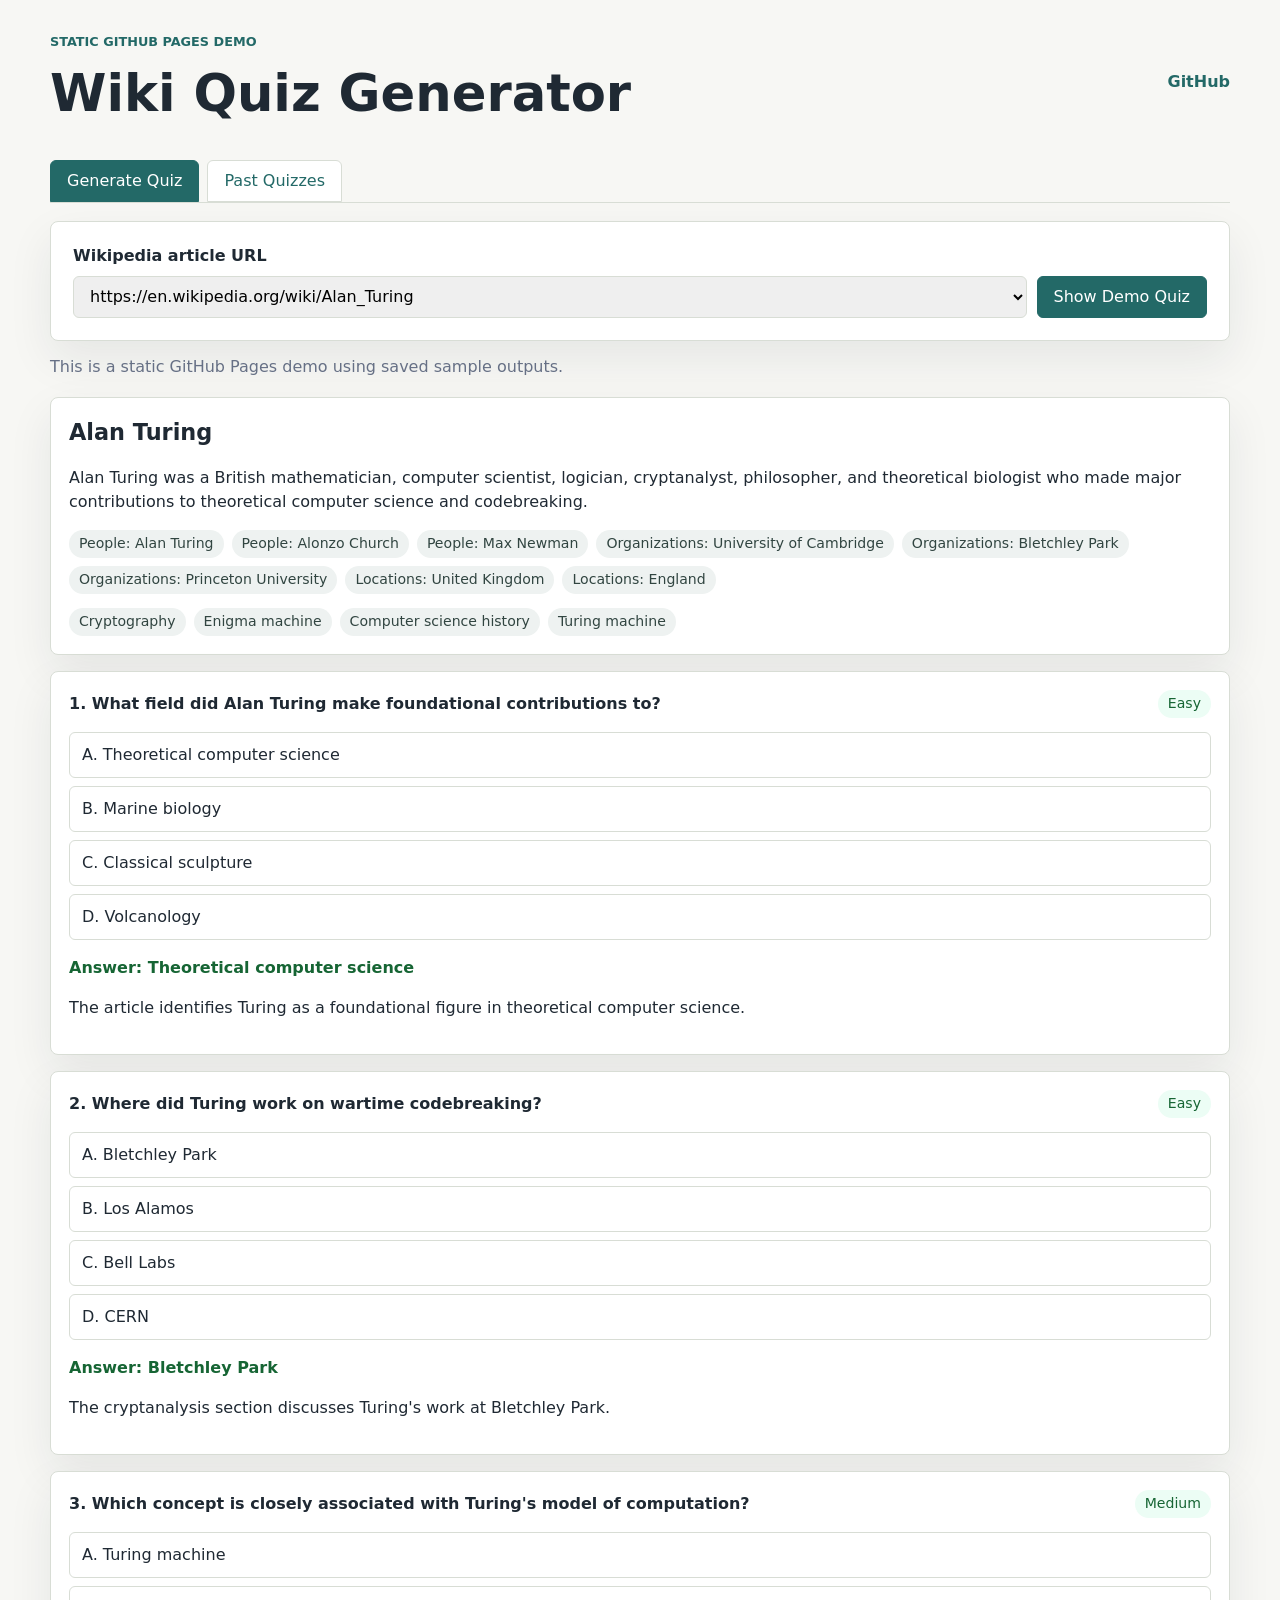
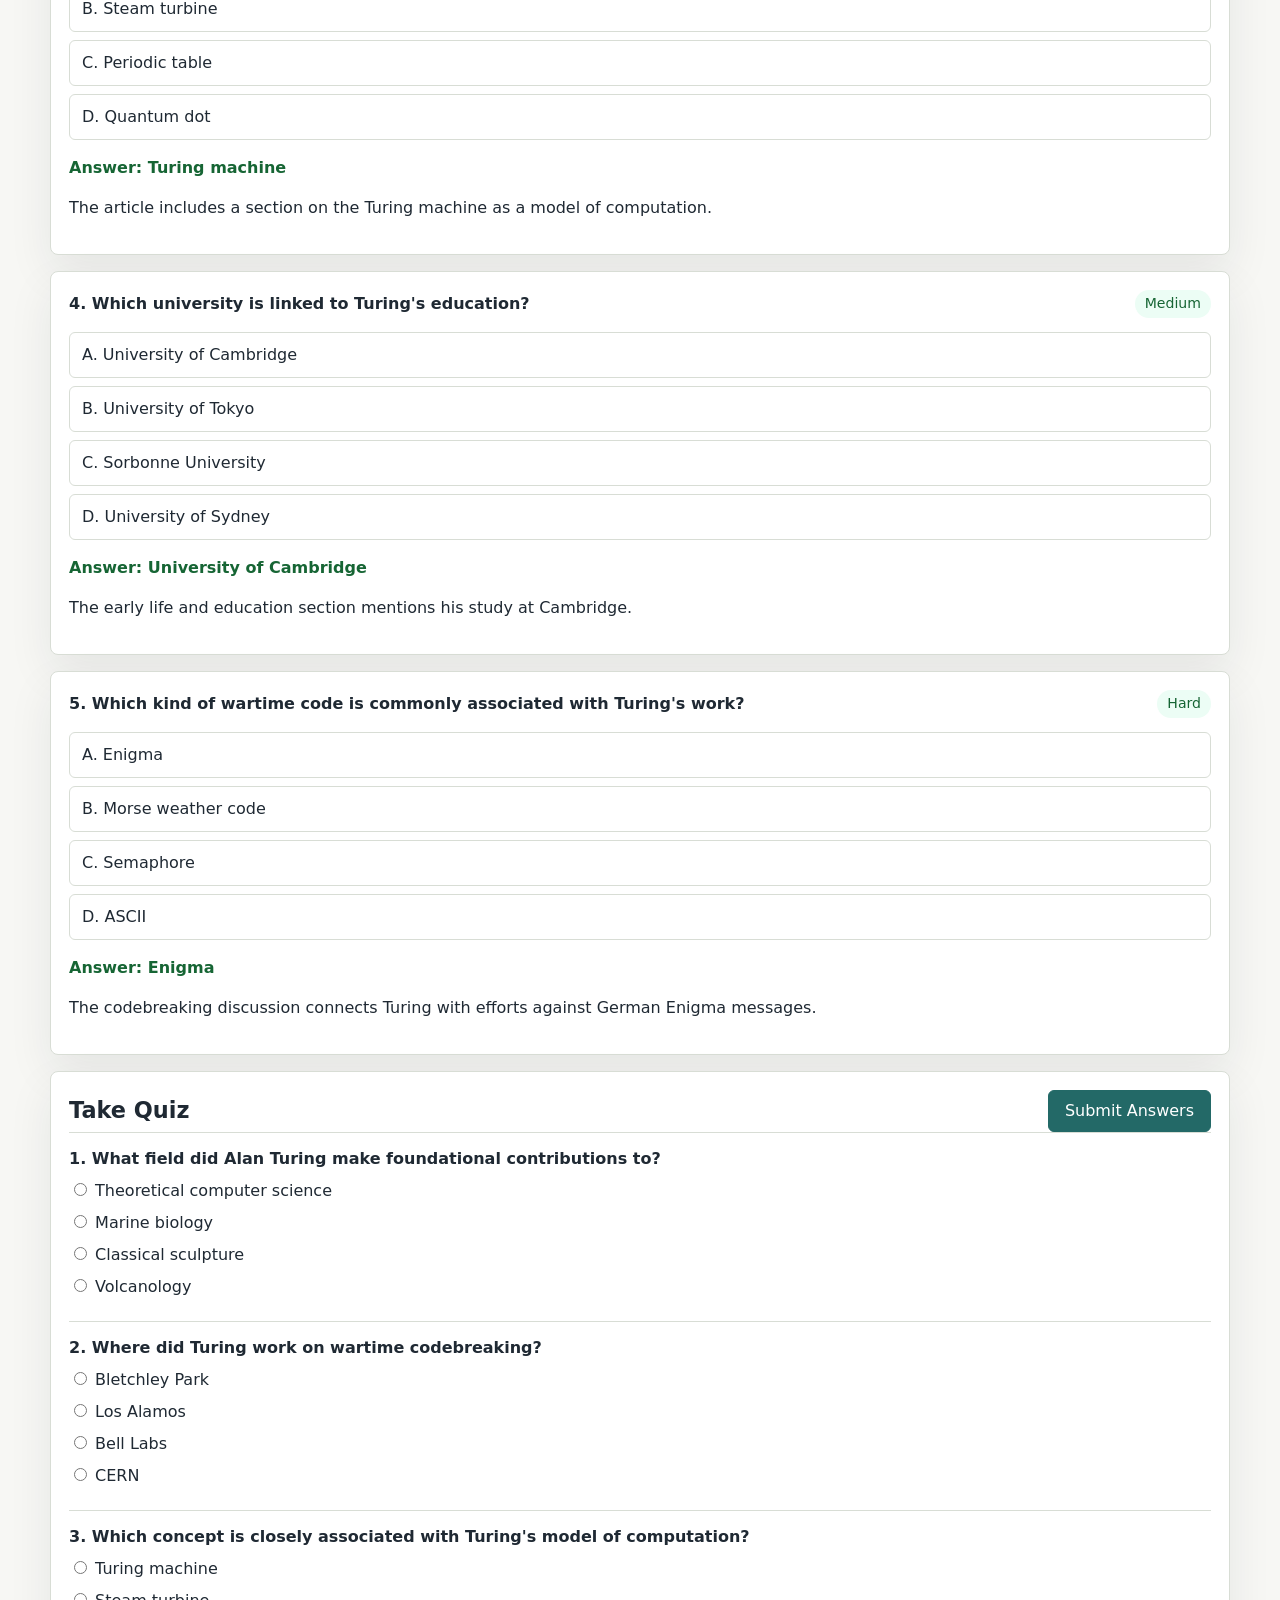
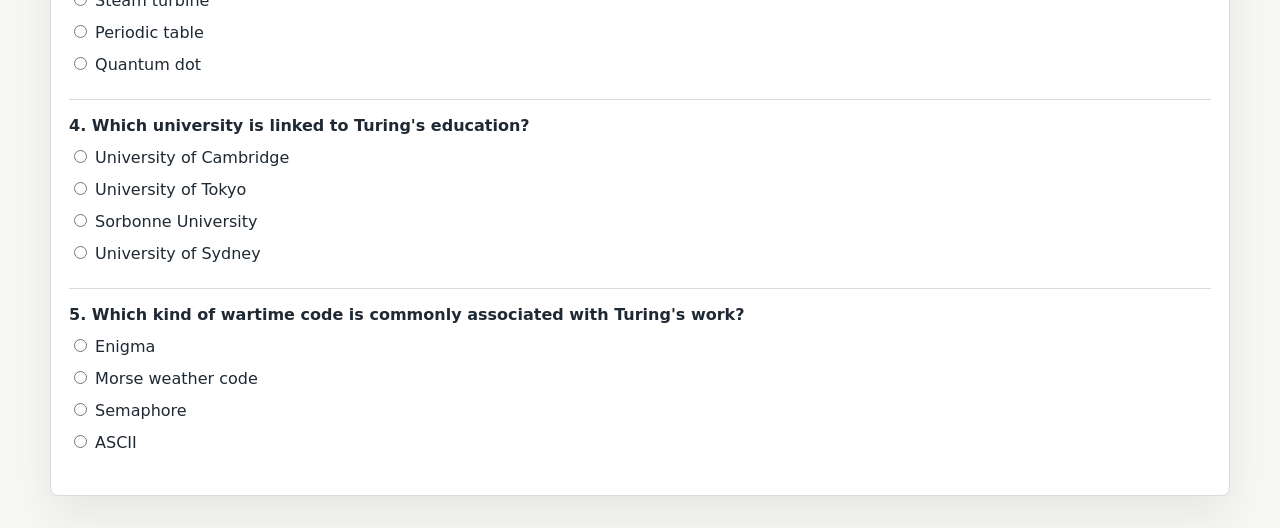
<file: index.html>
<!doctype html>
<html lang="en">
  <head>
    <meta charset="utf-8">
    <meta name="viewport" content="width=device-width, initial-scale=1">
    <title>Wiki Quiz Generator Demo</title>
    <link rel="stylesheet" href="styles.css">
  </head>
  <body>
    <main class="app-shell">
      <header class="topbar">
        <div>
          <p class="eyebrow">Static GitHub Pages Demo</p>
          <h1>Wiki Quiz Generator</h1>
        </div>
        <a class="ghost-link" href="https://github.com/" target="_blank" rel="noreferrer">GitHub</a>
      </header>

      <nav class="tabs" aria-label="Primary">
        <button class="tab-button active" data-tab="generate">Generate Quiz</button>
        <button class="tab-button" data-tab="history">Past Quizzes</button>
      </nav>

      <section id="generate" class="tab-panel active">
        <form id="quiz-form" class="url-form">
          <label for="wiki-url">Wikipedia article URL</label>
          <div class="input-row">
            <select id="wiki-url" name="url"></select>
            <button type="submit">Show Demo Quiz</button>
          </div>
        </form>
        <div id="status" class="status" role="status"></div>
        <section id="latest-result" class="result-grid"></section>
      </section>

      <section id="history" class="tab-panel">
        <div class="section-heading">
          <h2>Past Quizzes</h2>
          <button id="refresh-history">Refresh</button>
        </div>
        <div class="table-wrap">
          <table>
            <thead>
              <tr>
                <th>Article</th>
                <th>URL</th>
                <th>Questions</th>
                <th>Created</th>
                <th></th>
              </tr>
            </thead>
            <tbody id="history-body"></tbody>
          </table>
        </div>
      </section>
    </main>

    <dialog id="details-modal">
      <div class="modal-head">
        <h2 id="modal-title">Quiz Details</h2>
        <button id="close-modal" aria-label="Close details">x</button>
      </div>
      <div id="modal-content"></div>
    </dialog>

    <script src="app.js"></script>
  </body>
</html>
</file>
<file: styles.css>
:root {
  color-scheme: light;
  --bg: #f7f7f4;
  --panel: #ffffff;
  --ink: #1f2933;
  --muted: #667085;
  --line: #d8ddd5;
  --accent: #236967;
  --accent-strong: #174d4b;
  --good: #166534;
  --shadow: 0 18px 45px rgba(31, 41, 51, 0.08);
}

* {
  box-sizing: border-box;
}

body {
  margin: 0;
  background: var(--bg);
  color: var(--ink);
  font-family: Inter, ui-sans-serif, system-ui, -apple-system, BlinkMacSystemFont, "Segoe UI", sans-serif;
  line-height: 1.5;
}

button,
select {
  font: inherit;
}

button {
  min-height: 42px;
  padding: 0 16px;
  border: 1px solid var(--accent);
  border-radius: 6px;
  background: var(--accent);
  color: #fff;
  cursor: pointer;
}

button:hover {
  background: var(--accent-strong);
}

.tab-button,
#refresh-history,
#close-modal,
.secondary {
  background: #fff;
  color: var(--accent);
}

.tab-button:hover,
#refresh-history:hover,
#close-modal:hover,
.secondary:hover {
  background: #edf7f6;
}

.app-shell {
  width: min(1180px, calc(100% - 32px));
  margin: 32px auto;
}

.topbar,
.section-heading,
.modal-head {
  display: flex;
  align-items: center;
  justify-content: space-between;
  gap: 16px;
}

.eyebrow {
  margin: 0 0 4px;
  color: var(--accent);
  font-size: 0.8rem;
  font-weight: 700;
  text-transform: uppercase;
}

h1,
h2,
h3 {
  margin: 0;
  letter-spacing: 0;
}

h1 {
  font-size: clamp(2rem, 4vw, 3.4rem);
}

h2 {
  font-size: 1.4rem;
}

h3 {
  font-size: 1rem;
}

.ghost-link {
  color: var(--accent);
  font-weight: 700;
  text-decoration: none;
}

.tabs {
  display: flex;
  gap: 8px;
  margin: 28px 0 18px;
  border-bottom: 1px solid var(--line);
}

.tab-button {
  border-color: var(--line);
  border-bottom-left-radius: 0;
  border-bottom-right-radius: 0;
}

.tab-button.active {
  background: var(--accent);
  border-color: var(--accent);
  color: #fff;
}

.tab-panel {
  display: none;
}

.tab-panel.active {
  display: block;
}

.url-form,
.article-summary,
.quiz-card,
.take-quiz,
.table-wrap,
dialog {
  background: var(--panel);
  border: 1px solid var(--line);
  border-radius: 8px;
  box-shadow: var(--shadow);
}

.url-form {
  padding: 22px;
}

.url-form label {
  display: block;
  margin-bottom: 8px;
  font-weight: 700;
}

.input-row {
  display: grid;
  grid-template-columns: minmax(0, 1fr) auto;
  gap: 10px;
}

select {
  width: 100%;
  min-height: 42px;
  border: 1px solid var(--line);
  border-radius: 6px;
  padding: 0 12px;
}

.status {
  min-height: 28px;
  margin: 14px 0;
  color: var(--muted);
}

.result-grid {
  display: grid;
  gap: 16px;
}

.article-summary,
.quiz-card,
.take-quiz {
  padding: 18px;
}

.meta-list,
.topics {
  display: flex;
  flex-wrap: wrap;
  gap: 8px;
  margin: 14px 0 0;
  padding: 0;
  list-style: none;
}

.pill,
.difficulty {
  display: inline-flex;
  align-items: center;
  min-height: 28px;
  border-radius: 999px;
  background: #eef2f1;
  color: #314541;
  padding: 0 10px;
  font-size: 0.88rem;
}

.difficulty {
  background: #ecfdf5;
  color: var(--good);
  text-transform: capitalize;
}

.options {
  display: grid;
  gap: 8px;
  margin: 14px 0;
}

.option {
  border: 1px solid var(--line);
  border-radius: 6px;
  padding: 10px 12px;
}

.answer,
.score {
  color: var(--good);
  font-weight: 800;
}

.table-wrap {
  margin-top: 16px;
  overflow-x: auto;
}

table {
  width: 100%;
  min-width: 760px;
  border-collapse: collapse;
}

th,
td {
  border-bottom: 1px solid var(--line);
  padding: 13px 14px;
  text-align: left;
  vertical-align: top;
}

th {
  color: var(--muted);
  font-size: 0.82rem;
  text-transform: uppercase;
}

.url-cell {
  max-width: 360px;
  color: var(--muted);
  overflow-wrap: anywhere;
}

dialog {
  width: min(900px, calc(100% - 24px));
  max-height: 88vh;
  overflow: auto;
  padding: 20px;
}

dialog::backdrop {
  background: rgba(31, 41, 51, 0.45);
}

#close-modal {
  width: 42px;
  padding: 0;
}

.take-question {
  border-top: 1px solid var(--line);
  padding: 14px 0;
}

.take-option {
  display: block;
  margin: 8px 0;
}

@media (max-width: 760px) {
  .topbar,
  .section-heading {
    align-items: flex-start;
    flex-direction: column;
  }

  .input-row {
    grid-template-columns: 1fr;
  }
}
</file>
